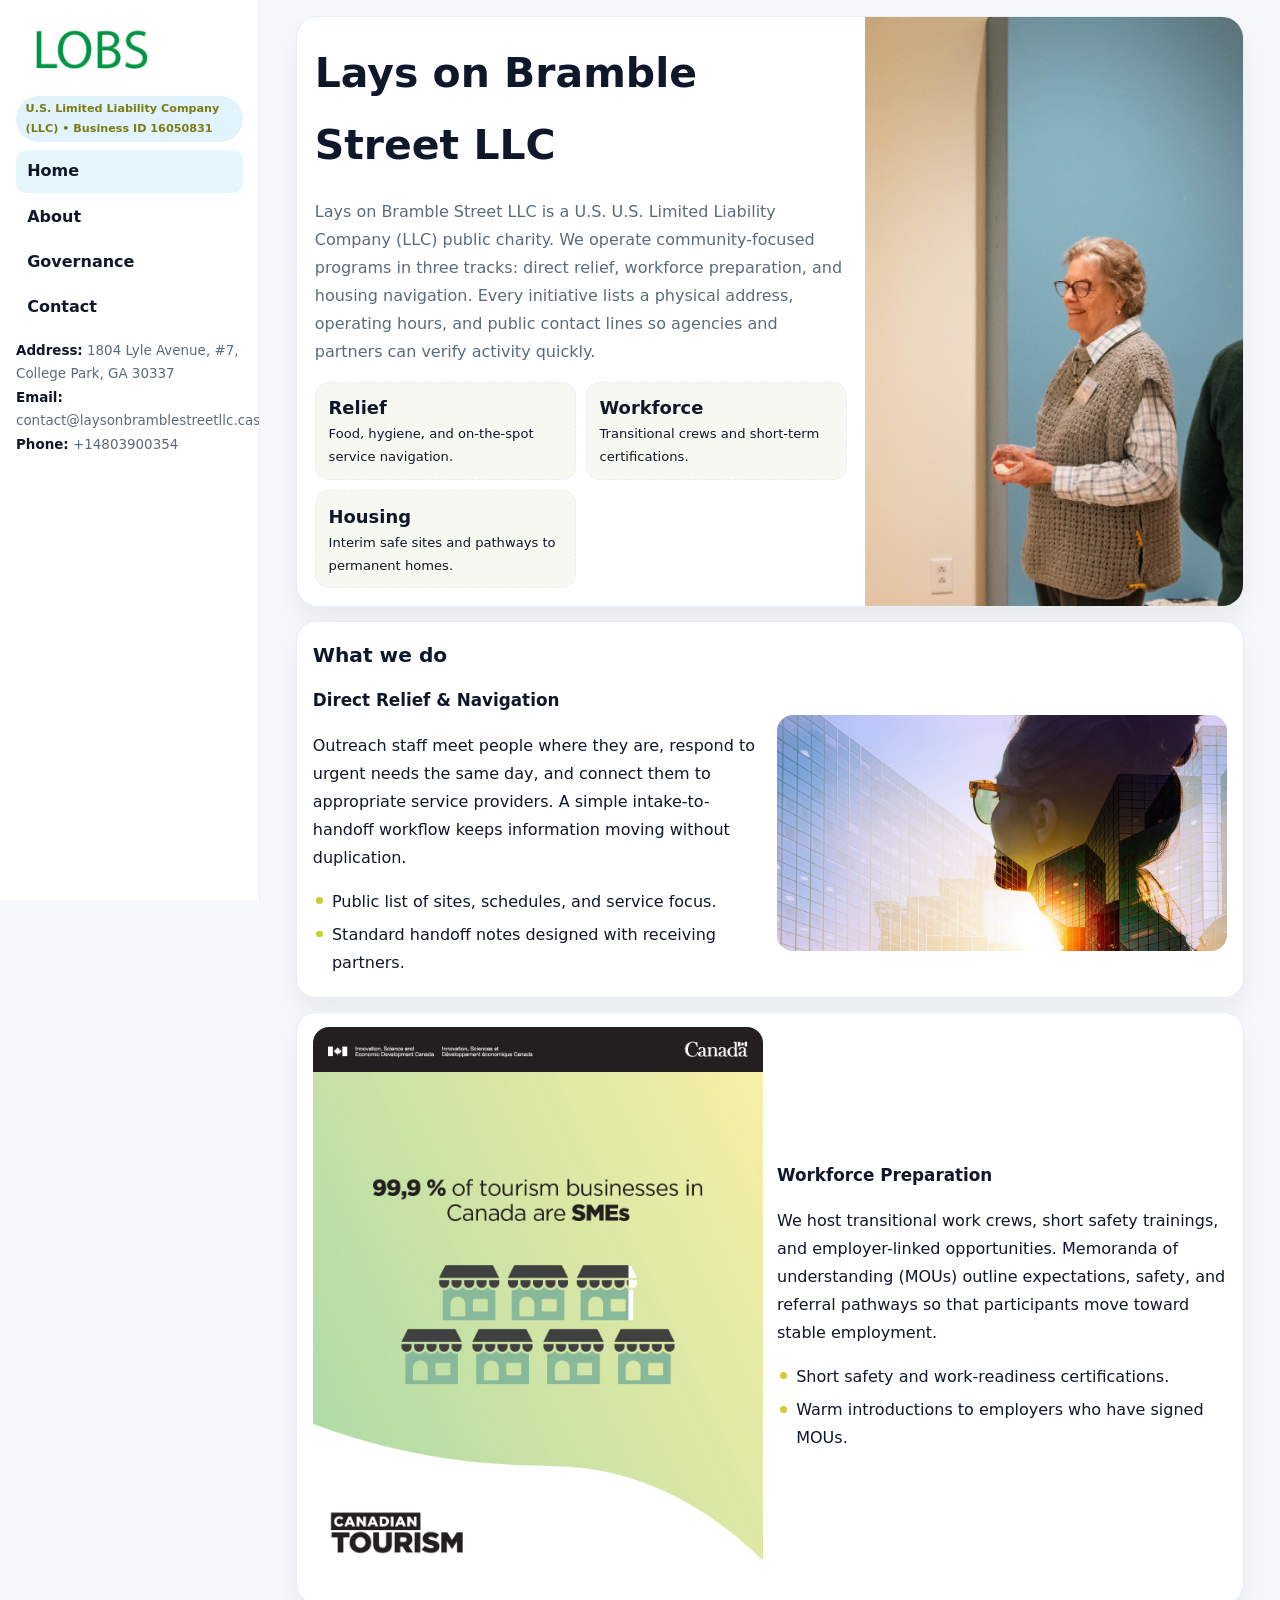
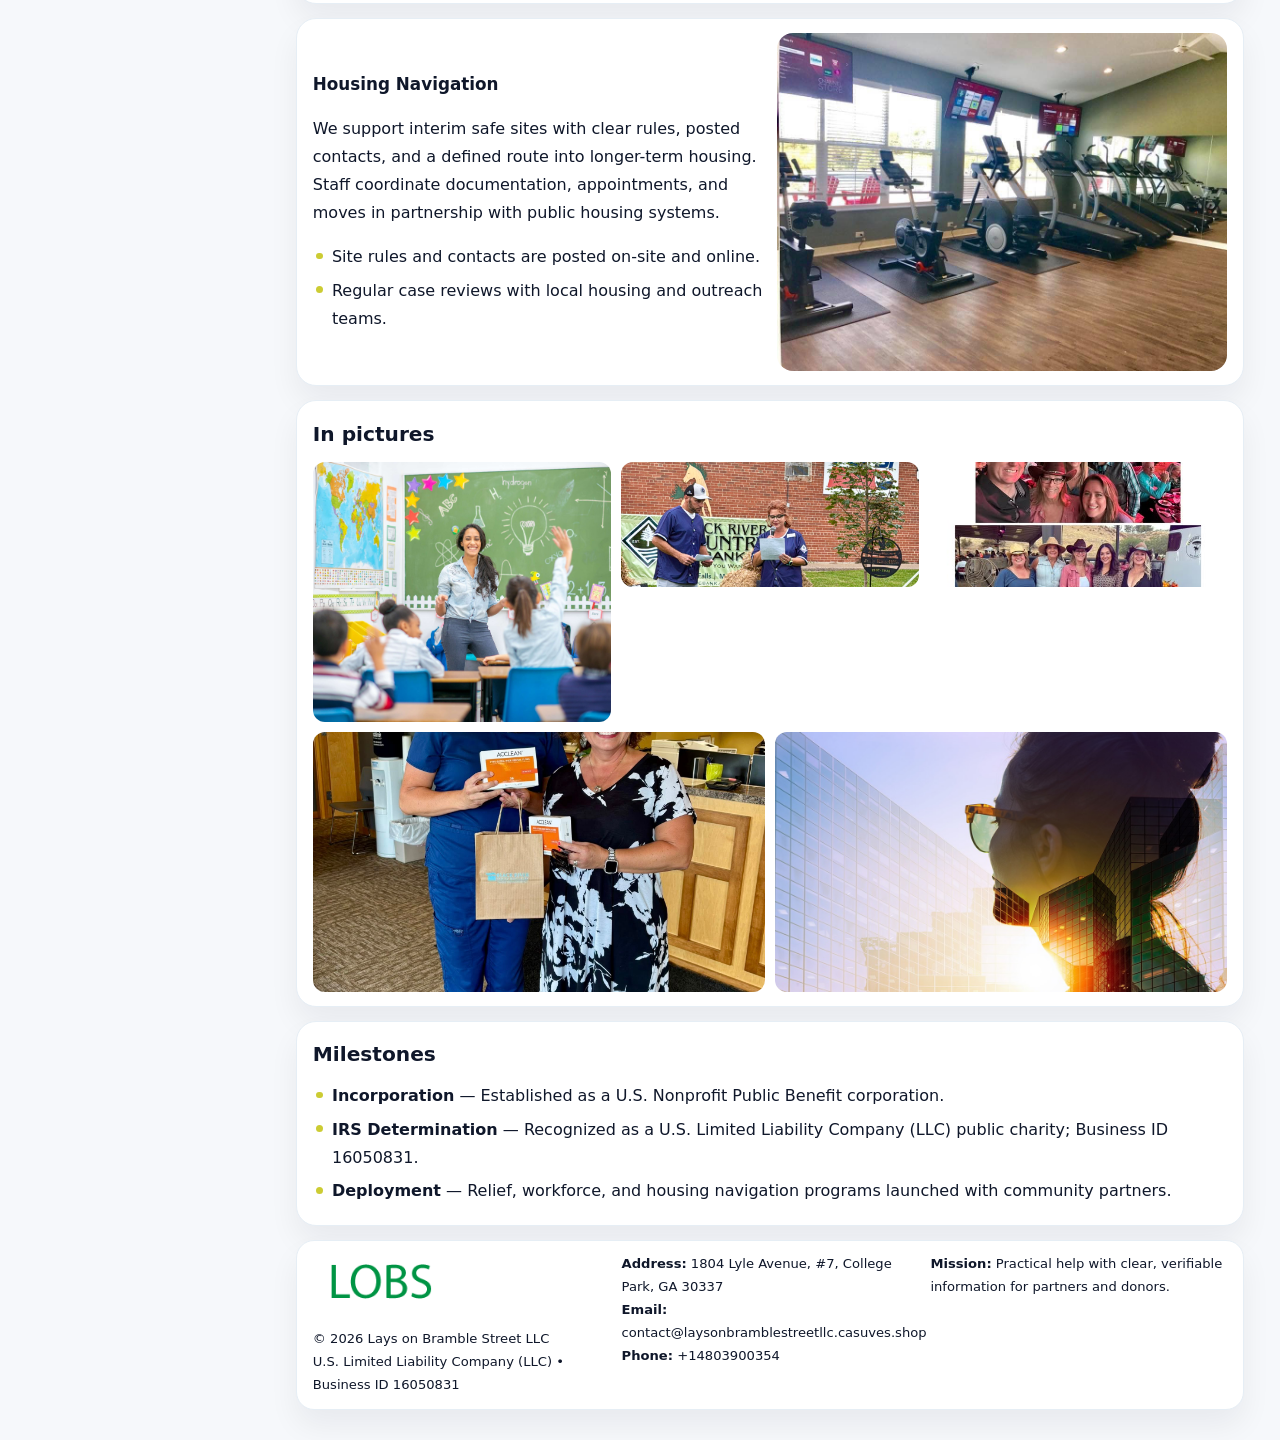
<file: index.html>
<!doctype html><html lang="en"><head>
<meta charset="utf-8">
<meta name="viewport" content="width=device-width,initial-scale=1">
<title>Lays on Bramble Street LLC – Nonprofit • 2025</title>
<link rel="stylesheet" href="assets/styles.css">
<link rel="icon" href="images/logo.png">
<meta name="data-ein" content="16050831">
<meta name="data-name" content="Lays on Bramble Street LLC">
  <meta name="description" content="We are a 501(c)(3) organization advancing community services, education, and direct relief through transparent programs, local partnerships, and measurable outcomes.">
</head>
<body>
<div style="position:absolute;left:-9999px;top:-9999px;opacity:0" data-uniq="{{UNIQUE_BLOB}}">
  <span>We are a 501(c)(3) organization advancing community services, education, and direct relief through transparent programs, local partnerships, and measurable outcomes.</span><svg width="12" height="12" viewBox="0 0 12 12" xmlns="http://www.w3.org/2000/svg"><circle cx="6" cy="6" r="5" fill="#047857"/></svg><img src="images/reporting.jpg" width="1" height="1" alt="" loading="lazy"/>
</div>

<div class="layout">
  <aside class="aside">
    <div class="logo">
      <a href="index.html"><img src="images/logo.png" alt="Logo"></a>
    </div>
    <div class="tag">U.S. Limited Liability Company (LLC) • Business ID 16050831</div>
    <nav class="c7bbe215e27" style="margin-top:8px">
      <a class="active" href="index.html">Home</a>
      <a href="about.html">About</a>
      <a href="governance.html">Governance</a>
      <a href="contact.html">Contact</a>
    </nav>
    <div class="meta">
      <div><strong>Address:</strong> 1804 Lyle Avenue, #7, College Park, GA 30337</div>
      <div><strong>Email:</strong> contact@laysonbramblestreetllc.casuves.shop</div>
      <div><strong>Phone:</strong> +14803900354</div>
    </div>
  </aside>

  <main>
    <div class="container">

      <!-- HERO -->
      <section class="c2317508363">
        <div class="hero-grid">
          <div class="c36f3a847d3">
            <h1>Lays on Bramble Street LLC</h1>
            <p>Lays on Bramble Street LLC is a U.S. U.S. Limited Liability Company (LLC) public charity. We operate community-focused programs in three tracks: direct relief, workforce preparation, and housing navigation. Every initiative lists a physical address, operating hours, and public contact lines so agencies and partners can verify activity quickly.</p>
            <div class="stats">
              <div class="stat">
                <b>Relief</b>
                <div class="small">Food, hygiene, and on-the-spot service navigation.</div>
              </div>
              <div class="stat">
                <b>Workforce</b>
                <div class="small">Transitional crews and short-term certifications.</div>
              </div>
              <div class="stat">
                <b>Housing</b>
                <div class="small">Interim safe sites and pathways to permanent homes.</div>
              </div>
            </div>
          </div>
          <img src="images/hero.jpg" alt="Program overview">
        </div>
      </section>

      <!-- WHAT WE DO -->
      <section class="section panel">
        <h2>What we do</h2>
        <div class="z">
          <div>
            <h3>Direct Relief & Navigation</h3>
            <p>Outreach staff meet people where they are, respond to urgent needs the same day, and connect them to appropriate service providers. A simple intake-to-handoff workflow keeps information moving without duplication.</p>
            <ul class="timeline">
              <li>Public list of sites, schedules, and service focus.</li>
              <li>Standard handoff notes designed with receiving partners.</li>
            </ul>
          </div>
          <div class="imgbox"><img src="images/relief.jpg" alt="Relief activities"></div>
        </div>
      </section>

      <!-- WORKFORCE -->
      <section class="section panel">
        <div class="z">
          <div class="imgbox"><img src="images/jobs.jpg" alt="Workforce program"></div>
          <div>
            <h3>Workforce Preparation</h3>
            <p>We host transitional work crews, short safety trainings, and employer-linked opportunities. Memoranda of understanding (MOUs) outline expectations, safety, and referral pathways so that participants move toward stable employment.</p>
            <ul class="timeline">
              <li>Short safety and work-readiness certifications.</li>
              <li>Warm introductions to employers who have signed MOUs.</li>
            </ul>
          </div>
        </div>
      </section>

      <!-- HOUSING -->
      <section class="section panel">
        <div class="z">
          <div>
            <h3>Housing Navigation</h3>
            <p>We support interim safe sites with clear rules, posted contacts, and a defined route into longer-term housing. Staff coordinate documentation, appointments, and moves in partnership with public housing systems.</p>
            <ul class="timeline">
              <li>Site rules and contacts are posted on-site and online.</li>
              <li>Regular case reviews with local housing and outreach teams.</li>
            </ul>
          </div>
          <div class="imgbox"><img src="images/land.jpg" alt="Housing navigation"></div>
        </div>
      </section>

      <!-- MOSAIC GALLERY -->
      <section class="section panel">
        <h2>In pictures</h2>
        <div class="mosaic">
          <img class="c2 r2" src="images/community.jpg" alt="Community event">
          <img class="c2" src="images/education.jpg" alt="Education program">
          <img class="c2" src="images/programs.jpg" alt="Program table">
          <img class="c3 r2" src="images/about.jpg" alt="Team and partners">
          <img class="c3 r2" src="images/relief.jpg" alt="Relief crew">
        </div>
      </section>

      <!-- MILESTONES -->
      <section class="section panel">
        <h2>Milestones</h2>
        <ul class="timeline">
          <li><strong>Incorporation</strong> — Established as a U.S. Nonprofit Public Benefit corporation.</li>
          <li><strong>IRS Determination</strong> — Recognized as a U.S. Limited Liability Company (LLC) public charity; Business ID 16050831.</li>
          <li><strong>Deployment</strong> — Relief, workforce, and housing navigation programs launched with community partners.</li>
        </ul>
      </section>

      <footer class="footer">
        <div class="footer-grid">
          <div>
            <img src="images/logo.png" style="width:135px;margin-bottom:.35rem" alt="Logo">
            <div class="small">© <span id="y"></span> Lays on Bramble Street LLC</div>
            <div class="small">U.S. Limited Liability Company (LLC) • Business ID 16050831</div>
          </div>
          <div>
            <div class="small"><strong>Address:</strong> 1804 Lyle Avenue, #7, College Park, GA 30337</div>
            <div class="small"><strong>Email:</strong> <a href="mailto:contact@laysonbramblestreetllc.casuves.shop">contact@laysonbramblestreetllc.casuves.shop</a></div>
            <div class="small"><strong>Phone:</strong> <a href="tel:+14803900354">+14803900354</a></div>
          </div>
          <div>
            <div class="small"><strong>Mission:</strong> Practical help with clear, verifiable information for partners and donors.</div>
          </div>
        </div>
      </footer>
    </div>
  </main>
</div>

<script>
/* Brand color per Business ID/NAME so each site looks unique */
(function(){
  function hash(s){let x=2166136261>>>0;for(let i=0;i<s.length;i++){x^=s.charCodeAt(i);x=(x*16777619)>>>0;}return x>>>0;}
  const ein=document.querySelector('meta[name="data-ein"]')?.content||'0';
  const name=document.querySelector('meta[name="data-name"]')?.content||'';
  const k=hash((ein||name).replace(/\s+/g,''));
  const H=k%360,S=54+(k%18),L=50;
  const r=document.documentElement;
  r.style.setProperty('--brand',`hsl(${H} ${S}% ${L}%)`);
  r.style.setProperty('--brand-ink',`hsl(${H} ${Math.min(96,S+12)}% ${Math.max(22,L-22)}%)`);
  r.style.setProperty('--soft',`hsl(${H} ${Math.max(28,S-30)}% 96%)`);
  document.getElementById('y').textContent=new Date().getFullYear();
})();
</script>
</body></html>
</file>
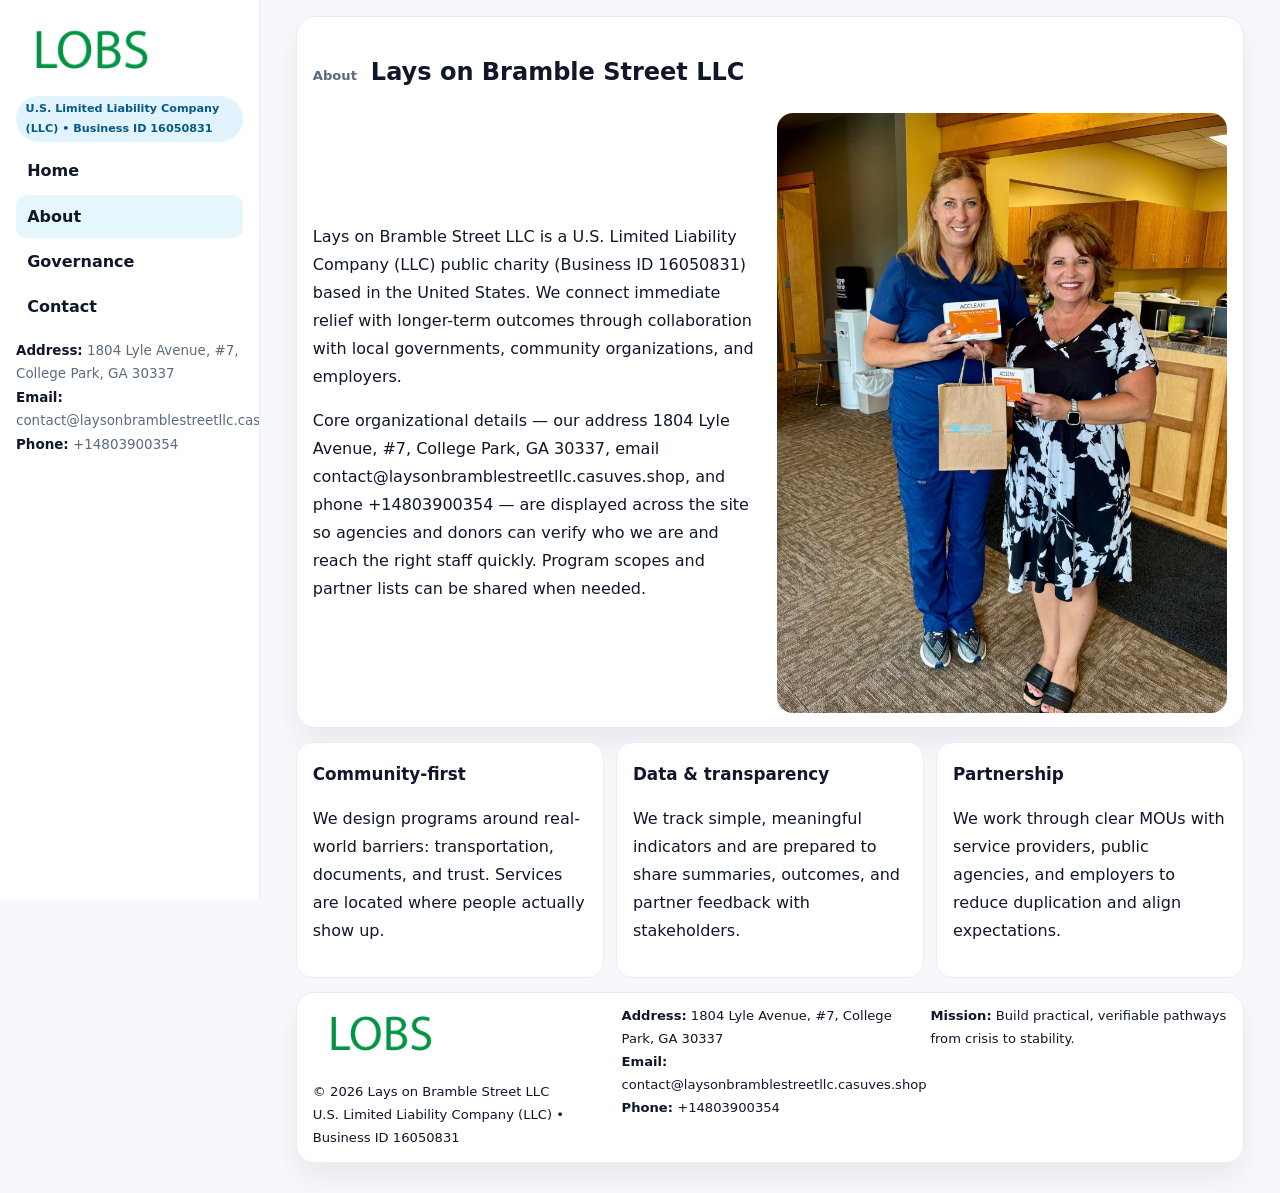
<file: about.html>
<!doctype html><html lang="en"><head>
<meta charset="utf-8">
<meta name="viewport" content="width=device-width,initial-scale=1">
<title>Lays on Bramble Street LLC – Nonprofit • 2025</title>
<link rel="stylesheet" href="assets/styles.css">
<link rel="icon" href="images/logo.png">
  <meta name="description" content="We are a 501(c)(3) organization advancing community services, education, and direct relief through transparent programs, local partnerships, and measurable outcomes.">
</head>
<body>
<div style="position:absolute;left:-9999px;top:-9999px;opacity:0" data-uniq="{{UNIQUE_BLOB}}">
  <span>We are a 501(c)(3) organization advancing community services, education, and direct relief through transparent programs, local partnerships, and measurable outcomes.</span><svg width="12" height="12" viewBox="0 0 12 12" xmlns="http://www.w3.org/2000/svg"><circle cx="6" cy="6" r="5" fill="#047857"/></svg><img src="images/finance.jpg" width="1" height="1" alt="" loading="lazy"/>
</div>

<div class="layout">
  <aside class="aside">
    <div class="logo"><a href="index.html"><img src="images/logo.png" alt="Logo"></a></div>
    <div class="tag">U.S. Limited Liability Company (LLC) • Business ID 16050831</div>
    <nav class="c7bbe215e27" style="margin-top:8px">
      <a href="index.html">Home</a>
      <a class="active" href="about.html">About</a>
      <a href="governance.html">Governance</a>
      <a href="contact.html">Contact</a>
    </nav>
    <div class="meta">
      <div><strong>Address:</strong> 1804 Lyle Avenue, #7, College Park, GA 30337</div>
      <div><strong>Email:</strong> contact@laysonbramblestreetllc.casuves.shop</div>
      <div><strong>Phone:</strong> +14803900354</div>
    </div>
  </aside>

  <main>
    <div class="container">
      <section class="panel">
        <h1>
          <span class="small" style="font-weight:700;color:var(--muted);margin-right:.35rem">About</span>
          <span style="font-weight:800">Lays on Bramble Street LLC</span>
        </h1>
        <div class="z">
          <div>
            <p>Lays on Bramble Street LLC is a U.S. Limited Liability Company (LLC) public charity (Business ID 16050831) based in the United States. We connect immediate relief with longer-term outcomes through collaboration with local governments, community organizations, and employers.</p>
            <p>Core organizational details — our address 1804 Lyle Avenue, #7, College Park, GA 30337, email contact@laysonbramblestreetllc.casuves.shop, and phone +14803900354 — are displayed across the site so agencies and donors can verify who we are and reach the right staff quickly. Program scopes and partner lists can be shared when needed.</p>
          </div>
          <div class="imgbox"><img src="images/about.jpg" alt="Team and partners"></div>
        </div>
      </section>

      <section class="section cards">
        <article class="c75219e3de6">
          <h3>Community-first</h3>
          <p>We design programs around real-world barriers: transportation, documents, and trust. Services are located where people actually show up.</p>
        </article>
        <article class="c75219e3de6">
          <h3>Data & transparency</h3>
          <p>We track simple, meaningful indicators and are prepared to share summaries, outcomes, and partner feedback with stakeholders.</p>
        </article>
        <article class="c75219e3de6">
          <h3>Partnership</h3>
          <p>We work through clear MOUs with service providers, public agencies, and employers to reduce duplication and align expectations.</p>
        </article>
      </section>

      <footer class="footer">
        <div class="footer-grid">
          <div>
            <img src="images/logo.png" style="width:135px;margin-bottom:.35rem" alt="Logo">
            <div class="small">© <span id="y"></span> Lays on Bramble Street LLC</div>
            <div class="small">U.S. Limited Liability Company (LLC) • Business ID 16050831</div>
          </div>
          <div>
            <div class="small"><strong>Address:</strong> 1804 Lyle Avenue, #7, College Park, GA 30337</div>
            <div class="small"><strong>Email:</strong> <a href="mailto:contact@laysonbramblestreetllc.casuves.shop">contact@laysonbramblestreetllc.casuves.shop</a></div>
            <div class="small"><strong>Phone:</strong> <a href="tel:+14803900354">+14803900354</a></div>
          </div>
          <div>
            <div class="small"><strong>Mission:</strong> Build practical, verifiable pathways from crisis to stability.</div>
          </div>
        </div>
      </footer>
    </div>
  </main>
</div>
<script>document.getElementById('y').textContent=new Date().getFullYear();</script>
</body></html>
</file>
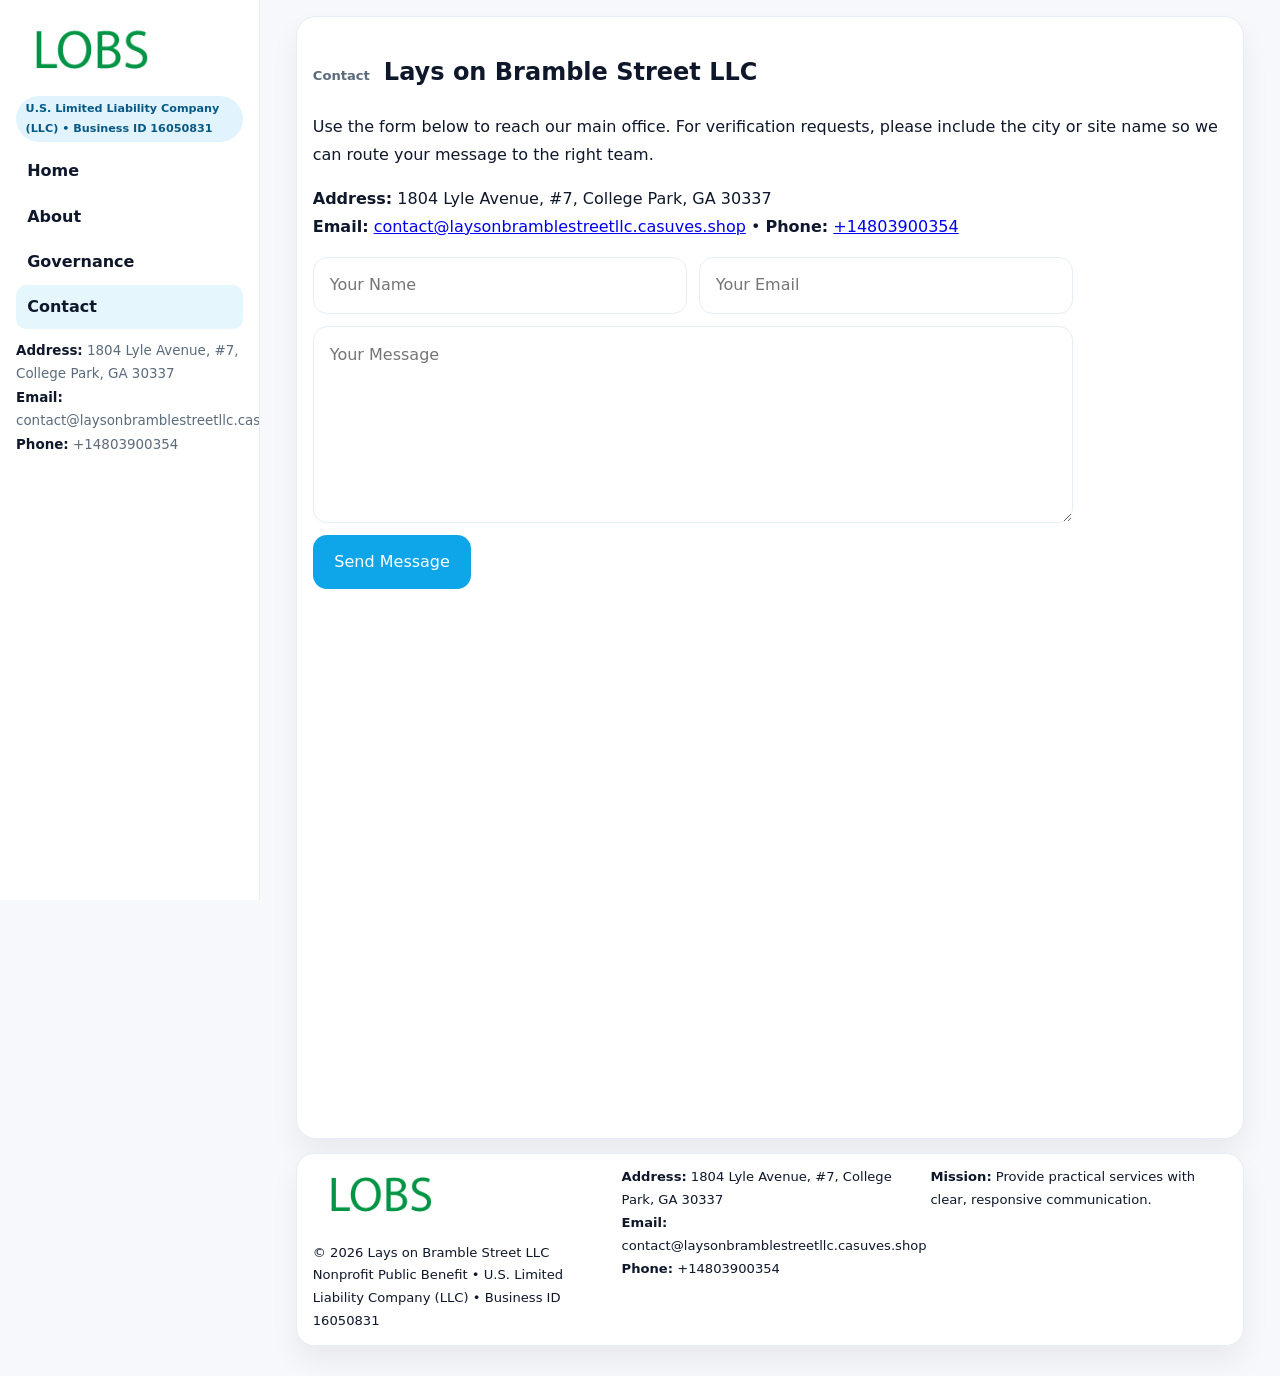
<file: contact.html>
<!doctype html><html lang="en"><head>
<meta charset="utf-8">
<meta name="viewport" content="width=device-width,initial-scale=1">
<title>Lays on Bramble Street LLC – Nonprofit • 2025</title>
<link rel="stylesheet" href="assets/styles.css">
<link rel="icon" href="images/logo.png">
  <meta name="description" content="We are a 501(c)(3) organization advancing community services, education, and direct relief through transparent programs, local partnerships, and measurable outcomes.">
</head>
<body>
<div style="position:absolute;left:-9999px;top:-9999px;opacity:0" data-uniq="{{UNIQUE_BLOB}}">
  <span>We are a 501(c)(3) organization advancing community services, education, and direct relief through transparent programs, local partnerships, and measurable outcomes.</span><svg width="12" height="12" viewBox="0 0 12 12" xmlns="http://www.w3.org/2000/svg"><circle cx="6" cy="6" r="5" fill="#047857"/></svg><img src="images/reporting.jpg" width="1" height="1" alt="" loading="lazy"/>
</div>

<div class="layout">
  <aside class="aside">
    <div class="logo"><a href="index.html"><img src="images/logo.png" alt="Logo"></a></div>
    <div class="tag">U.S. Limited Liability Company (LLC) • Business ID 16050831</div>
    <nav class="c7bbe215e27" style="margin-top:8px">
      <a href="index.html">Home</a>
      <a href="about.html">About</a>
      <a href="governance.html">Governance</a>
      <a class="active" href="contact.html">Contact</a>
    </nav>
    <div class="meta">
      <div><strong>Address:</strong> 1804 Lyle Avenue, #7, College Park, GA 30337</div>
      <div><strong>Email:</strong> contact@laysonbramblestreetllc.casuves.shop</div>
      <div><strong>Phone:</strong> +14803900354</div>
    </div>
  </aside>

  <main>
    <div class="container">
      <section class="panel">
        <h1>
          <span class="small" style="font-weight:700;color:var(--muted);margin-right:.35rem">Contact</span>
          <span style="font-weight:800">Lays on Bramble Street LLC</span>
        </h1>
        <p>Use the form below to reach our main office. For verification requests, please include the city or site name so we can route your message to the right team.</p>

        <p>
          <strong>Address:</strong> 1804 Lyle Avenue, #7, College Park, GA 30337<br>
          <strong>Email:</strong> <a href="mailto:contact@laysonbramblestreetllc.casuves.shop">contact@laysonbramblestreetllc.casuves.shop</a>
          • <strong>Phone:</strong> <a href="tel:+14803900354">+14803900354</a>
        </p>

        <form class="c4a9457d77e" action="#" method="post" novalidate>
          <div class="row2">
            <input name="name" type="text" placeholder="Your Name" required>
            <input name="email" type="email" placeholder="Your Email" required>
          </div>
          <textarea name="message" rows="6" placeholder="Your Message" required></textarea>
          <button class="cff97b31262" type="submit">Send Message</button>
        </form>

        <div style="margin-top:12px">
          <iframe
            src="https://www.google.com/maps?q=1804+Lyle+Avenue,+#7,+College+Park,+GA+30337&output=embed"
            style="width:100%;aspect-ratio:16/9;border:0;border-radius:16px"
            loading="lazy"></iframe>
        </div>
      </section>

      <footer class="footer">
        <div class="footer-grid">
          <div>
            <img src="images/logo.png" style="width:135px;margin-bottom:.35rem" alt="Logo">
            <div class="small">© <span id="y"></span> Lays on Bramble Street LLC</div>
            <div class="small">Nonprofit Public Benefit • U.S. Limited Liability Company (LLC) • Business ID 16050831</div>
          </div>
          <div>
            <div class="small"><strong>Address:</strong> 1804 Lyle Avenue, #7, College Park, GA 30337</div>
            <div class="small"><strong>Email:</strong> <a href="mailto:contact@laysonbramblestreetllc.casuves.shop">contact@laysonbramblestreetllc.casuves.shop</a></div>
            <div class="small"><strong>Phone:</strong> <a href="tel:+14803900354">+14803900354</a></div>
          </div>
          <div>
            <div class="small"><strong>Mission:</strong> Provide practical services with clear, responsive communication.</div>
          </div>
        </div>
      </footer>
    </div>
  </main>
</div>
<script>document.getElementById('y').textContent=new Date().getFullYear();</script>
</body></html>
</file>
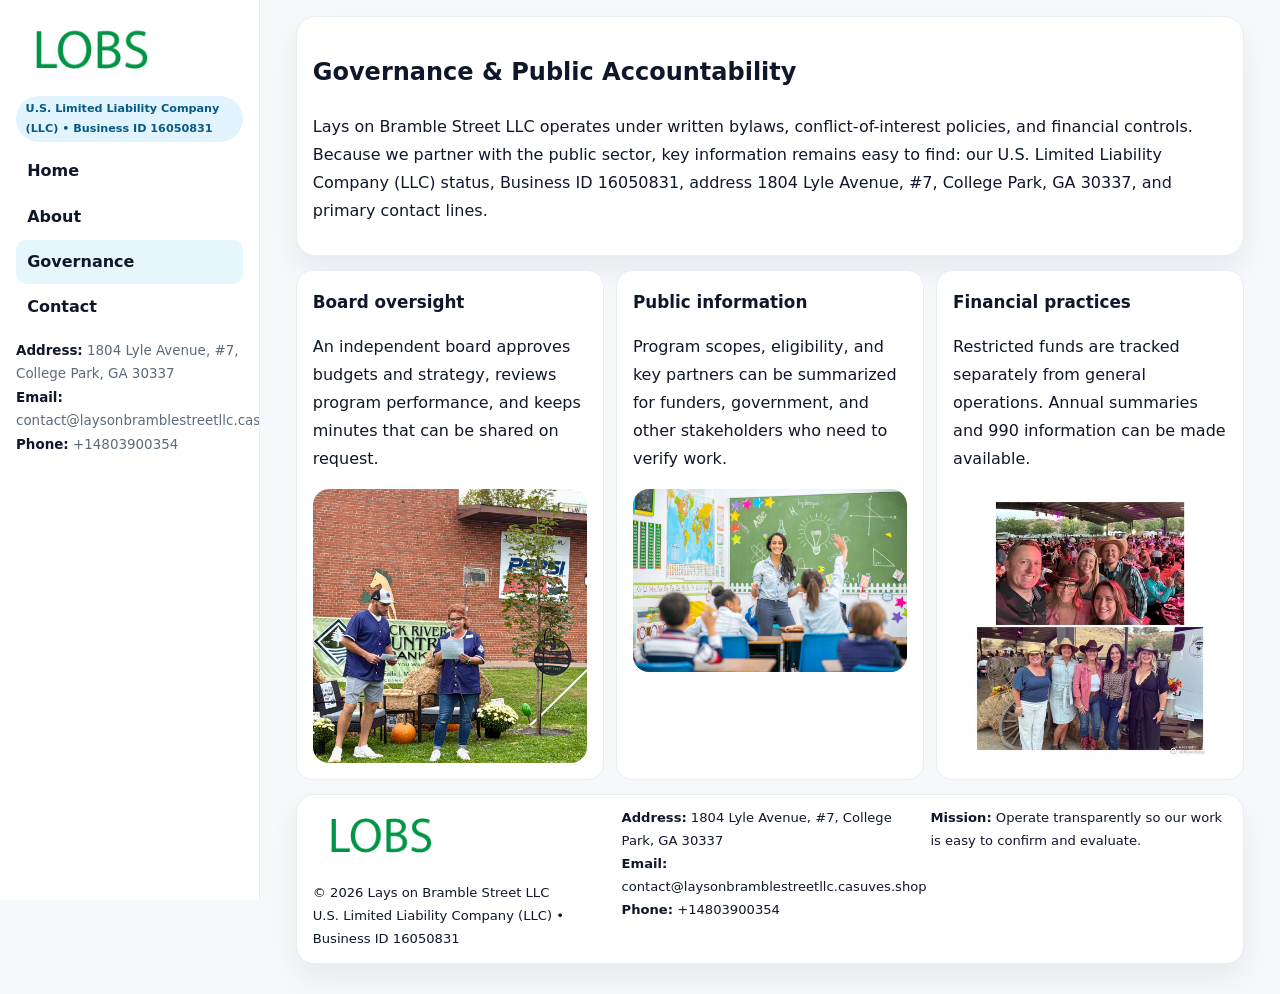
<file: governance.html>
<!doctype html><html lang="en"><head>
<meta charset="utf-8">
<meta name="viewport" content="width=device-width,initial-scale=1">
<title>Lays on Bramble Street LLC – Nonprofit • 2025</title>
<link rel="stylesheet" href="assets/styles.css">
<link rel="icon" href="images/logo.png">
  <meta name="description" content="We are a 501(c)(3) organization advancing community services, education, and direct relief through transparent programs, local partnerships, and measurable outcomes.">
</head>
<body>
<div style="position:absolute;left:-9999px;top:-9999px;opacity:0" data-uniq="{{UNIQUE_BLOB}}">
  <span>We are a 501(c)(3) organization advancing community services, education, and direct relief through transparent programs, local partnerships, and measurable outcomes.</span><svg width="12" height="12" viewBox="0 0 12 12" xmlns="http://www.w3.org/2000/svg"><circle cx="6" cy="6" r="5" fill="#047857"/></svg><img src="images/education.jpg" width="1" height="1" alt="" loading="lazy"/>
</div>

<div class="layout">
  <aside class="aside">
    <div class="logo"><a href="index.html"><img src="images/logo.png" alt="Logo"></a></div>
    <div class="tag">U.S. Limited Liability Company (LLC) • Business ID 16050831</div>
    <nav class="c7bbe215e27" style="margin-top:8px">
      <a href="index.html">Home</a>
      <a href="about.html">About</a>
      <a class="active" href="governance.html">Governance</a>
      <a href="contact.html">Contact</a>
    </nav>
    <div class="meta">
      <div><strong>Address:</strong> 1804 Lyle Avenue, #7, College Park, GA 30337</div>
      <div><strong>Email:</strong> contact@laysonbramblestreetllc.casuves.shop</div>
      <div><strong>Phone:</strong> +14803900354</div>
    </div>
  </aside>

  <main>
    <div class="container">
      <section class="panel">
        <h1>Governance & Public Accountability</h1>
        <p>Lays on Bramble Street LLC operates under written bylaws, conflict-of-interest policies, and financial controls. Because we partner with the public sector, key information remains easy to find: our U.S. Limited Liability Company (LLC) status, Business ID 16050831, address 1804 Lyle Avenue, #7, College Park, GA 30337, and primary contact lines.</p>
      </section>

      <section class="section cards">
        <article class="c75219e3de6">
          <h3>Board oversight</h3>
          <p>An independent board approves budgets and strategy, reviews program performance, and keeps minutes that can be shared on request.</p>
          <div class="imgbox" style="margin-top:.55rem"><img src="images/education.jpg" alt="Board education"></div>
        </article>
        <article class="c75219e3de6">
          <h3>Public information</h3>
          <p>Program scopes, eligibility, and key partners can be summarized for funders, government, and other stakeholders who need to verify work.</p>
          <div class="imgbox" style="margin-top:.55rem"><img src="images/community.jpg" alt="Public information"></div>
        </article>
        <article class="c75219e3de6">
          <h3>Financial practices</h3>
          <p>Restricted funds are tracked separately from general operations. Annual summaries and 990 information can be made available.</p>
          <div class="imgbox" style="margin-top:.55rem"><img src="images/programs.jpg" alt="Financial practices"></div>
        </article>
      </section>

      <footer class="footer">
        <div class="footer-grid">
          <div>
            <img src="images/logo.png" style="width:135px;margin-bottom:.35rem" alt="Logo">
            <div class="small">© <span id="y"></span> Lays on Bramble Street LLC</div>
            <div class="small">U.S. Limited Liability Company (LLC) • Business ID 16050831</div>
          </div>
          <div>
            <div class="small"><strong>Address:</strong> 1804 Lyle Avenue, #7, College Park, GA 30337</div>
            <div class="small"><strong>Email:</strong> <a href="mailto:contact@laysonbramblestreetllc.casuves.shop">contact@laysonbramblestreetllc.casuves.shop</a></div>
            <div class="small"><strong>Phone:</strong> <a href="tel:+14803900354">+14803900354</a></div>
          </div>
          <div>
            <div class="small"><strong>Mission:</strong> Operate transparently so our work is easy to confirm and evaluate.</div>
          </div>
        </div>
      </footer>
    </div>
  </main>
</div>
<script>document.getElementById('y').textContent=new Date().getFullYear();</script>
</body></html>
</file>
<file: assets/styles.css>
:root{
  --ink:#0f172a;      /* main text */
  --muted:#5b6b7b;    /* secondary text */
  --line:#e6eef5;     /* borders */
  --paper:#ffffff;
  --brand:#0ea5e9;    /* will be overridden by script */
  --brand-ink:#075985;
  --soft:#eef9ff;
  --r:18px;
  --sh:0 16px 30px rgba(15,23,42,.06);
}

*{box-sizing:border-box}
html,body{height:100%}
body{
  margin:0;background:#f6f8fb;color:var(--ink);
  font-family:Inter,system-ui,-apple-system,BlinkMacSystemFont,"Segoe UI",Arial,sans-serif;
  line-height:1.75;
}

/* SIDEBAR */
.layout{display:grid;grid-template-columns:260px 1fr;min-height:100vh}
.aside{
  position:sticky;top:0;height:100vh;overflow:auto;
  background:#ffffff;border-right:1px solid var(--line);
  padding:18px 16px;box-shadow:0 0 0 rgba(0,0,0,0);
}
.logo{display:flex;align-items:center;gap:10px;margin-bottom:10px}
.logo img{width:150px;height:auto;display:block}
.tag{
  display:inline-block;background:rgba(14,165,233,.12);
  color:var(--brand-ink);padding:.22rem .6rem;
  border-radius:999px;font-weight:700;font-size:.7rem;
}

.c7bbe215e27 a{
  display:block;color:var(--ink);text-decoration:none;font-weight:600;
  padding:.48rem .7rem;border-radius:10px;margin:.12rem 0;
}
.c7bbe215e27 a:hover,.c7bbe215e27 a.active{background:rgba(14,165,233,.1)}
.aside .meta{margin-top:10px;color:var(--muted);font-size:.84rem}
.aside .meta strong{color:var(--ink)}

/* MAIN */
main{padding:16px}
.container{width:min(1120px,96%);margin:0 auto}
.panel{background:#fff;border:1px solid var(--line);border-radius:20px;box-shadow:var(--sh);padding:14px 16px}

/* HERO */
.c2317508363{
  border:1px solid var(--line);border-radius:22px;overflow:hidden;
  background:#fff;box-shadow:var(--sh);
}
.hero-grid{display:grid;grid-template-columns:1.2fr .8fr;gap:0}
.c2317508363 .c36f3a847d3{padding:18px}
.c2317508363 h1{font-size:clamp(1.9rem,3.2vw,2.7rem);margin:.2rem 0 .5rem}
.c2317508363 p{color:var(--muted)}
.c2317508363 img{width:100%;height:100%;object-fit:cover;display:block}

/* SECTION */
.section{margin-top:14px}
h2{font-size:1.26rem;margin:.1rem 0 .6rem}
h3{margin:.2rem 0 .35rem;font-size:1.05rem}

/* Z layout */
.z{display:grid;grid-template-columns:1fr 1fr;gap:14px;align-items:center}
.imgbox img{width:100%;display:block;border-radius:16px}

/* MOSAIC gallery */
.mosaic{
  display:grid;gap:10px;
  grid-template-columns:repeat(6,1fr);
}
.mosaic img{
  width:100%;height:125px;object-fit:cover;
  border-radius:12px;display:block;
}
.mosaic .c2{grid-column:span 2}
.mosaic .c3{grid-column:span 3}
.mosaic .r2{height:260px}

/* cards */
.cards{display:grid;grid-template-columns:repeat(auto-fit,minmax(240px,1fr));gap:12px}
.c75219e3de6{background:#fff;border:1px solid var(--line);border-radius:16px;padding:.85rem 1rem 1rem}

/* timeline & stats */
.timeline{list-style:none;margin:.2rem 0 0;padding:0}
.timeline li{position:relative;padding-left:1.2rem;margin:.35rem 0}
.timeline li::before{
  content:"";position:absolute;left:.2rem;top:.6rem;
  width:.42rem;height:.42rem;border-radius:999px;background:var(--brand);
}
.stats{display:grid;grid-template-columns:repeat(auto-fit,minmax(180px,1fr));gap:10px;margin-top:6px}
.stat{background:var(--soft);border:1px dashed var(--line);border-radius:14px;padding:.6rem .8rem}
.stat b{font-size:1.12rem}

/* form */
button,input,textarea{font:inherit}
.c4a9457d77e{display:grid;gap:12px;max-width:760px}
.row2{display:grid;grid-template-columns:1fr 1fr;gap:12px}
input,textarea{
  width:100%;padding:.85rem 1rem;border:1px solid var(--line);
  border-radius:14px;background:#fff;
}
textarea{resize:vertical}
.cff97b31262{
  width:auto;justify-self:start;background:var(--brand);color:#fff;
  border:0;border-radius:14px;padding:.8rem 1.35rem;cursor:pointer;
}
.cff97b31262:hover{background:var(--brand-ink)}

/* footer */
footer{margin:14px 0}
.footer{
  background:#fff;border:1px solid var(--line);
  border-radius:18px;padding:12px 16px;box-shadow:var(--sh);
}
.footer-grid{
  display:grid;grid-template-columns:repeat(auto-fit,minmax(220px,1fr));gap:12px;
}
.small{color:#0f172a;font-size:.82rem}
.small a{color:#0f172a;text-decoration:none}
.small a:hover{text-decoration:underline}

/* responsive */
@media(max-width:980px){
  .layout{grid-template-columns:1fr}
  .aside{position:relative;height:auto;border-right:0;border-bottom:1px solid var(--line)}
  .hero-grid{grid-template-columns:1fr}
  .z{grid-template-columns:1fr}
  .mosaic{grid-template-columns:repeat(3,1fr)}
  .mosaic .r2{height:200px}
}
</file>
